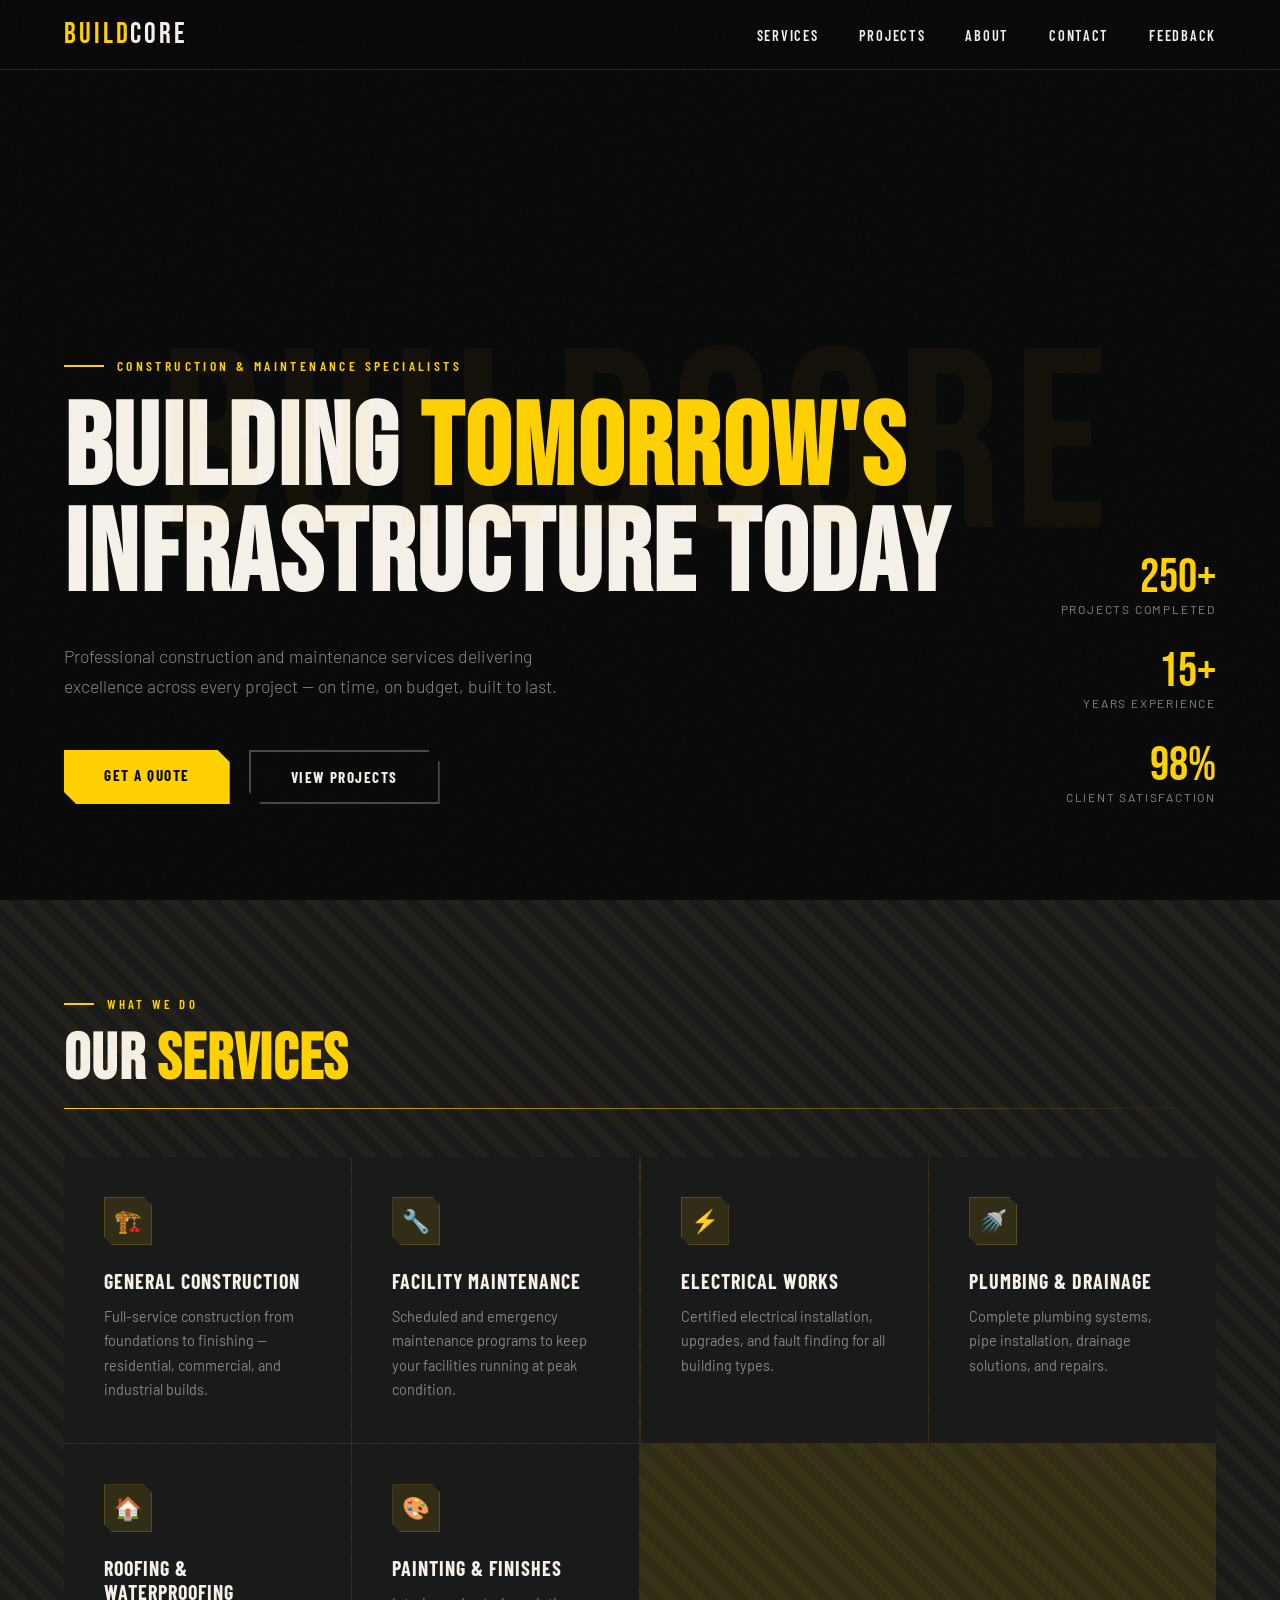
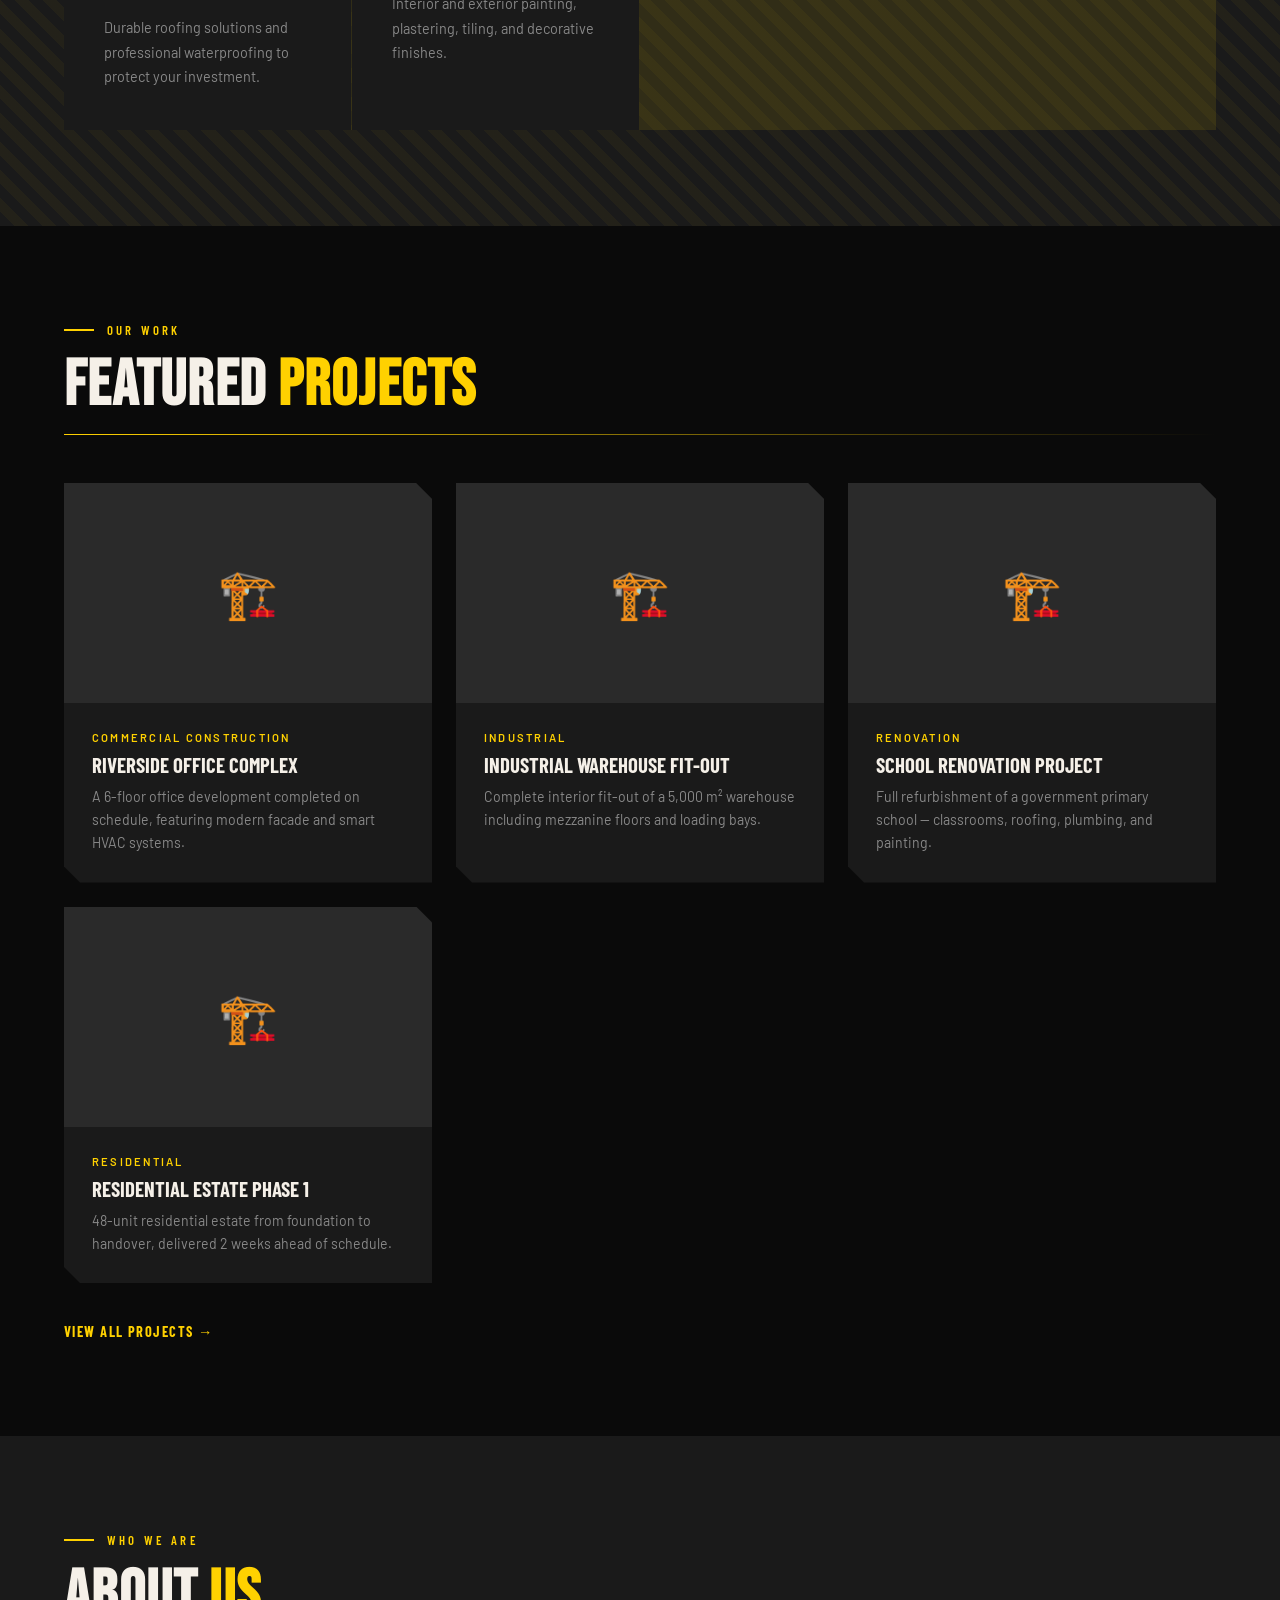
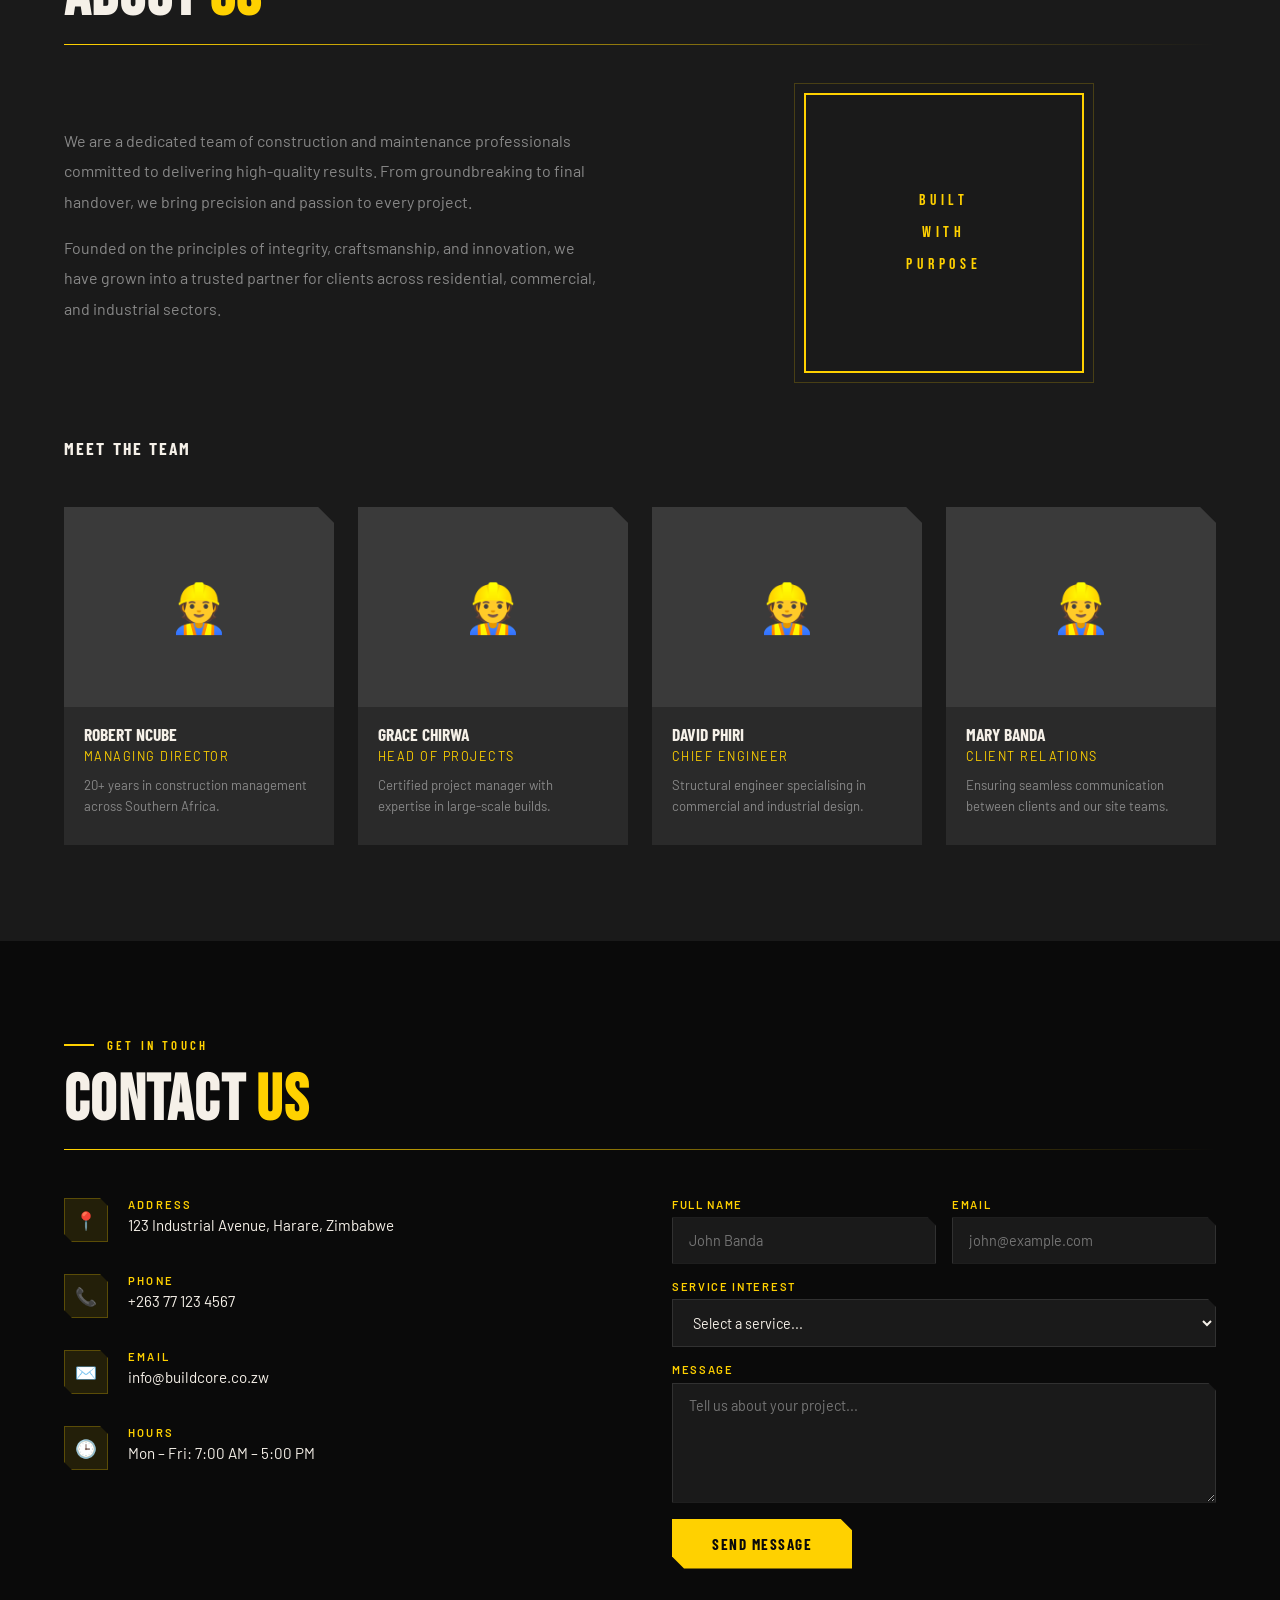
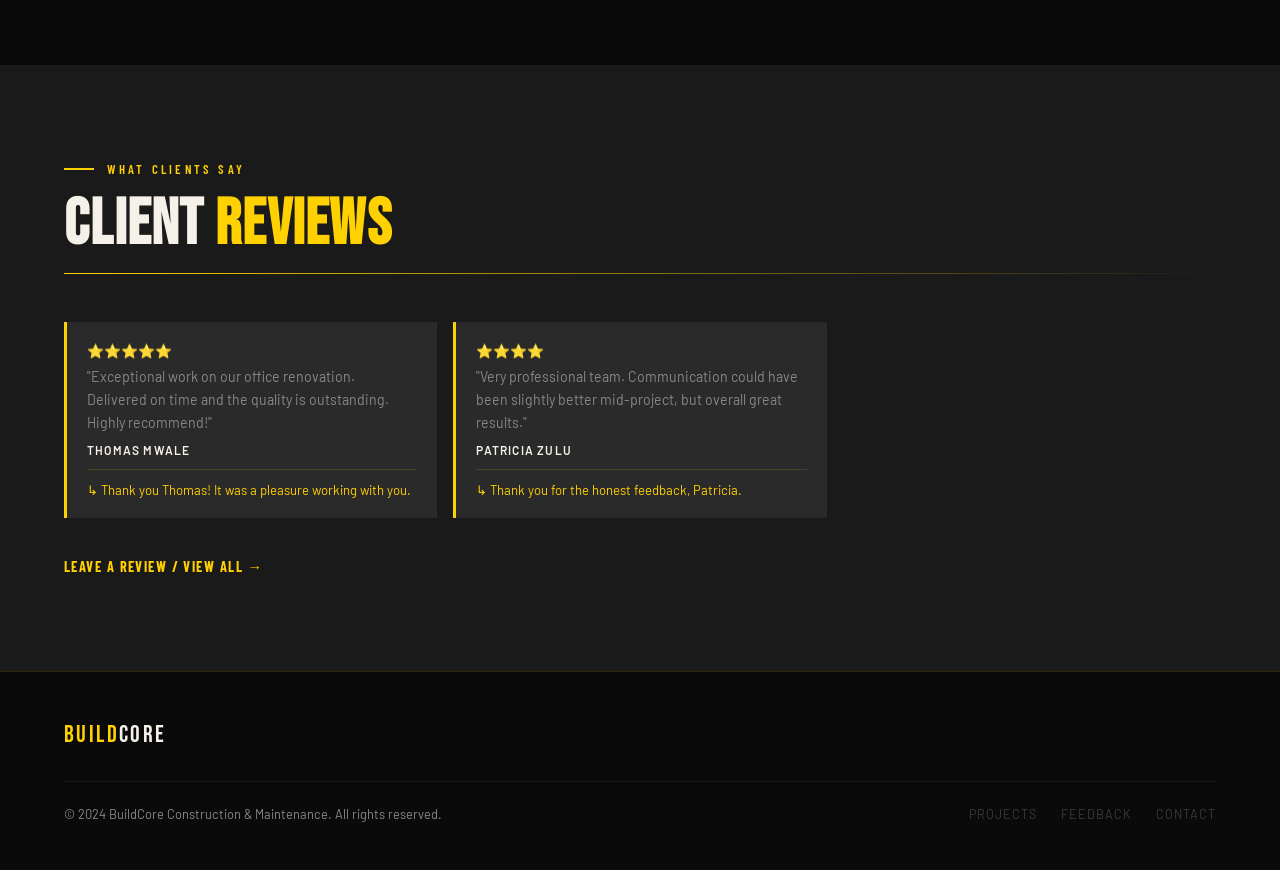
<file: index.html>
<!DOCTYPE html>
<html lang="en">
<head>
<meta charset="UTF-8"/>
<meta name="viewport" content="width=device-width, initial-scale=1.0"/>
<title id="page-title">BuildCore — Construction &amp; Maintenance</title>
<meta name="description" content="Professional construction and maintenance services."/>
<link href="https://fonts.googleapis.com/css2?family=Bebas+Neue&family=Barlow:wght@300;400;500;600;700&family=Barlow+Condensed:wght@400;600;700&display=swap" rel="stylesheet"/>
<link rel="stylesheet" href="styles.css"/>
</head>
<body>

<!-- NAV -->
<nav>
  <a class="nav-logo" href="#hero" id="nav-logo-link"></a>
  <button class="hamburger" id="hamburger" aria-label="Menu">
    <span></span><span></span><span></span>
  </button>
  <ul class="nav-links" id="nav-links">
    <li><a href="#services">Services</a></li>
    <li><a href="projects.html">Projects</a></li>
    <li><a href="#team">About</a></li>
    <li><a href="#contact">Contact</a></li>
    <li><a href="feedback.html">Feedback</a></li>
  </ul>
</nav>

<!-- HERO -->
<section id="hero">
  <div class="hero-bg-text" id="hero-bg-text">BUILD</div>
  <div class="hero-tag" id="hero-tag">Construction &amp; Maintenance Specialists</div>
  <h1 id="hero-headline">Building <em>Tomorrow's</em> Infrastructure Today</h1>
  <p id="hero-sub">Professional construction and maintenance services delivering excellence across every project — on time, on budget, built to last.</p>
  <div class="hero-cta">
    <a href="#contact" class="btn-primary">Get a Quote</a>
    <a href="projects.html" class="btn-outline">View Projects</a>
  </div>
  <div class="hero-stats">
    <div class="stat"><div class="stat-num" id="stat-1-num">250+</div><div class="stat-label" id="stat-1-label">Projects Completed</div></div>
    <div class="stat"><div class="stat-num" id="stat-2-num">15+</div><div class="stat-label" id="stat-2-label">Years Experience</div></div>
    <div class="stat"><div class="stat-num" id="stat-3-num">98%</div><div class="stat-label" id="stat-3-label">Client Satisfaction</div></div>
  </div>
</section>

<!-- SERVICES -->
<section id="services">
  <div class="section-tag">What We Do</div>
  <h2 class="section-title">Our <em>Services</em></h2>
  <div class="divider"></div>
  <div id="services-wrap">
    <div class="services-grid" id="services-grid"></div>
  </div>
</section>

<!-- FEATURED PROJECTS -->
<section id="projects">
  <div class="section-tag">Our Work</div>
  <h2 class="section-title">Featured <em>Projects</em></h2>
  <div class="divider"></div>
  <div class="projects-grid" id="projects-grid"></div>
  <a href="projects.html" class="section-view-all">View All Projects →</a>
</section>

<!-- TEAM / ABOUT -->
<section id="team">
  <div class="section-tag">Who We Are</div>
  <h2 class="section-title">About <em>Us</em></h2>
  <div class="divider"></div>
  <div class="about-intro fade-in">
    <div class="about-text">
      <p id="about-p1"></p>
      <p id="about-p2"></p>
    </div>
    <div class="about-visual">
      <div class="about-box">
        <div class="about-box-inner" id="about-tagline">BUILT<br>WITH<br>PURPOSE</div>
      </div>
    </div>
  </div>
  <h3 style="font-family:'Barlow Condensed',sans-serif;font-size:1.1rem;font-weight:700;letter-spacing:.12em;text-transform:uppercase;color:var(--white);margin-bottom:1.5rem;">Meet the Team</h3>
  <div class="team-grid" id="team-grid"></div>
</section>

<!-- CONTACT -->
<section id="contact">
  <div class="section-tag">Get In Touch</div>
  <h2 class="section-title">Contact <em>Us</em></h2>
  <div class="divider"></div>
  <div class="contact-layout">
    <div class="contact-info fade-in">
      <div class="contact-item">
        <div class="contact-icon">📍</div>
        <div><div class="contact-item-label">Address</div><div class="contact-item-val" id="contact-address"></div></div>
      </div>
      <div class="contact-item">
        <div class="contact-icon">📞</div>
        <div><div class="contact-item-label">Phone</div><div class="contact-item-val" id="contact-phone"></div></div>
      </div>
      <div class="contact-item">
        <div class="contact-icon">✉️</div>
        <div><div class="contact-item-label">Email</div><div class="contact-item-val" id="contact-email"></div></div>
      </div>
      <div class="contact-item">
        <div class="contact-icon">🕒</div>
        <div><div class="contact-item-label">Hours</div><div class="contact-item-val" id="contact-hours"></div></div>
      </div>
    </div>
    <div class="contact-form fade-in">
      <div class="form-row">
        <div class="form-field"><label>Full Name</label><input type="text" id="cf-name" placeholder="John Banda"/></div>
        <div class="form-field"><label>Email</label><input type="email" id="cf-email" placeholder="john@example.com"/></div>
      </div>
      <div class="form-field"><label>Service Interest</label>
        <select id="cf-service"><option value="">Select a service...</option></select>
      </div>
      <div class="form-field"><label>Message</label><textarea id="cf-message" placeholder="Tell us about your project..."></textarea></div>
      <button class="btn-primary" onclick="submitContact()" style="align-self:flex-start">Send Message</button>
      <div class="form-success" id="form-success">✓ Message sent! We'll be in touch within 24 hours.</div>
    </div>
  </div>
</section>

<!-- FEATURED FEEDBACK -->
<section id="feedback">
  <div class="section-tag">What Clients Say</div>
  <h2 class="section-title">Client <em>Reviews</em></h2>
  <div class="divider"></div>
  <div id="feedback-grid" style="display:grid;grid-template-columns:repeat(auto-fill,minmax(300px,1fr));gap:1rem;"></div>
  <a href="feedback.html" class="section-view-all">Leave a Review / View All →</a>
</section>

<!-- FOOTER -->
<footer id="footer">
  <div class="footer-top">
    <div id="footer-logo-wrap"></div>
    <div class="footer-socials" id="footer-socials"></div>
  </div>
  <div class="footer-bottom">
    <div class="footer-copy" id="footer-copy"></div>
    <div class="footer-links">
      <a href="projects.html">Projects</a>
      <a href="feedback.html">Feedback</a>
      <a href="#contact">Contact</a>
    </div>
  </div>
</footer>

<script src="data.js"></script>
<script>
function render(){
  const c=getData('company'), ct=getData('contact');
  const services=getData('services'), projects=getData('projects');
  const team=getData('team'), feedbacks=getData('feedbacks');

  document.getElementById('page-title').textContent=c.name+' — Construction & Maintenance';
  renderNavLogo(document.getElementById('nav-logo-link'));

  // Hero
  document.getElementById('hero-tag').textContent=c.tagline;
  document.getElementById('hero-headline').innerHTML=c.heroHeadline;
  document.getElementById('hero-sub').textContent=c.heroSub;
  document.getElementById('hero-bg-text').textContent=c.name.split(' ')[0].toUpperCase();
  document.getElementById('stat-1-num').textContent=c.stat1Num;
  document.getElementById('stat-1-label').textContent=c.stat1Label;
  document.getElementById('stat-2-num').textContent=c.stat2Num;
  document.getElementById('stat-2-label').textContent=c.stat2Label;
  document.getElementById('stat-3-num').textContent=c.stat3Num;
  document.getElementById('stat-3-label').textContent=c.stat3Label;

  // About
  document.getElementById('about-p1').textContent=c.aboutP1;
  document.getElementById('about-p2').textContent=c.aboutP2;
  document.getElementById('about-tagline').innerHTML=(c.aboutTagline||'BUILT\nWITH\nPURPOSE').replace(/\n/g,'<br>');

  // Contact
  document.getElementById('contact-address').textContent=ct.address;
  document.getElementById('contact-phone').textContent=ct.phone;
  document.getElementById('contact-email').textContent=ct.email;
  document.getElementById('contact-hours').textContent=ct.hours;

  // Footer
  renderFooterLogo(document.getElementById('footer-logo-wrap'));
  document.getElementById('footer-copy').textContent=c.footerCopy;
  renderSocials('footer-socials');

  // Services — scrollable if > 8
  const sg=document.getElementById('services-grid');
  const wrap=document.getElementById('services-wrap');
  sg.innerHTML=services.map(s=>`
    <div class="service-card fade-in">
      <div class="service-icon">${s.icon}</div>
      <div class="service-name">${s.name}</div>
      <div class="service-desc">${s.desc}</div>
    </div>`).join('');
  if(services.length>8) wrap.classList.add('services-scrollable');
  else wrap.classList.remove('services-scrollable');

  // Service dropdown
  const sel=document.getElementById('cf-service');
  sel.innerHTML='<option value="">Select a service...</option>'+
    services.map(s=>`<option value="${s.name}">${s.name}</option>`).join('');

  // Featured Projects — max 4, showOnHome only
  const pg=document.getElementById('projects-grid');
  const featProj=projects.filter(p=>p.showOnHome).slice(0,4);
  pg.innerHTML=featProj.length?featProj.map(p=>`
    <div class="project-card fade-in">
      ${p.img?`<img class="project-img" src="${p.img}" alt="${p.title}"/>`:`<div class="project-img-placeholder">🏗️</div>`}
      <div class="project-body">
        <div class="project-cat">${p.category}</div>
        <div class="project-title">${p.title}</div>
        <div class="project-desc">${p.desc}</div>
      </div>
    </div>`).join(''):
    '<div class="empty-state"><div class="empty-icon">🏗️</div>No featured projects yet.</div>';

  // Team
  const tg=document.getElementById('team-grid');
  tg.innerHTML=team.map(m=>`
    <div class="team-card fade-in">
      ${m.photo?`<img class="team-photo" src="${m.photo}" alt="${m.name}"/>`:`<div class="team-photo-placeholder">👷</div>`}
      <div class="team-name">${m.name}</div>
      <div class="team-role">${m.role}</div>
      <div class="team-bio">${m.bio}</div>
    </div>`).join('');

  // Featured Feedback — max 5, approved + showOnHome
  const fb=document.getElementById('feedback-grid');
  const featFb=feedbacks.filter(f=>f.approved&&f.showOnHome).slice(0,5);
  fb.innerHTML=featFb.length?featFb.map(f=>`
    <div class="feedback-item fade-in">
      <div class="feedback-stars">${'⭐'.repeat(parseInt(f.rating))}</div>
      <div class="feedback-text">"${f.text}"</div>
      <div class="feedback-author">${f.name}</div>
      ${f.response?`<div class="feedback-response">${f.response}</div>`:''}
    </div>`).join(''):
    '<div class="empty-state"><div class="empty-icon">⭐</div>No reviews yet. Be the first!</div>';

  applyBackgrounds();
  observeFadeIns();
  setupStatCounters();
}

function submitContact(){
  const name=document.getElementById('cf-name').value.trim();
  const email=document.getElementById('cf-email').value.trim();
  const msg=document.getElementById('cf-message').value.trim();
  if(!name||!email||!msg){alert('Please fill in all required fields.');return;}
  const msgs=JSON.parse(localStorage.getItem('bc_messages')||'[]');
  msgs.push({name,email,service:document.getElementById('cf-service').value,message:msg,date:new Date().toISOString(),read:false});
  localStorage.setItem('bc_messages',JSON.stringify(msgs));
  document.getElementById('cf-name').value='';
  document.getElementById('cf-email').value='';
  document.getElementById('cf-message').value='';
  document.getElementById('cf-service').value='';
  const s=document.getElementById('form-success');
  s.style.display='block';
  setTimeout(()=>s.style.display='none',5000);
}

document.addEventListener('DOMContentLoaded',()=>{
  initHamburger();
  initSmoothScroll();
  render();
});
window.addEventListener('storage',render);
</script>
</body>
</html>
</file>
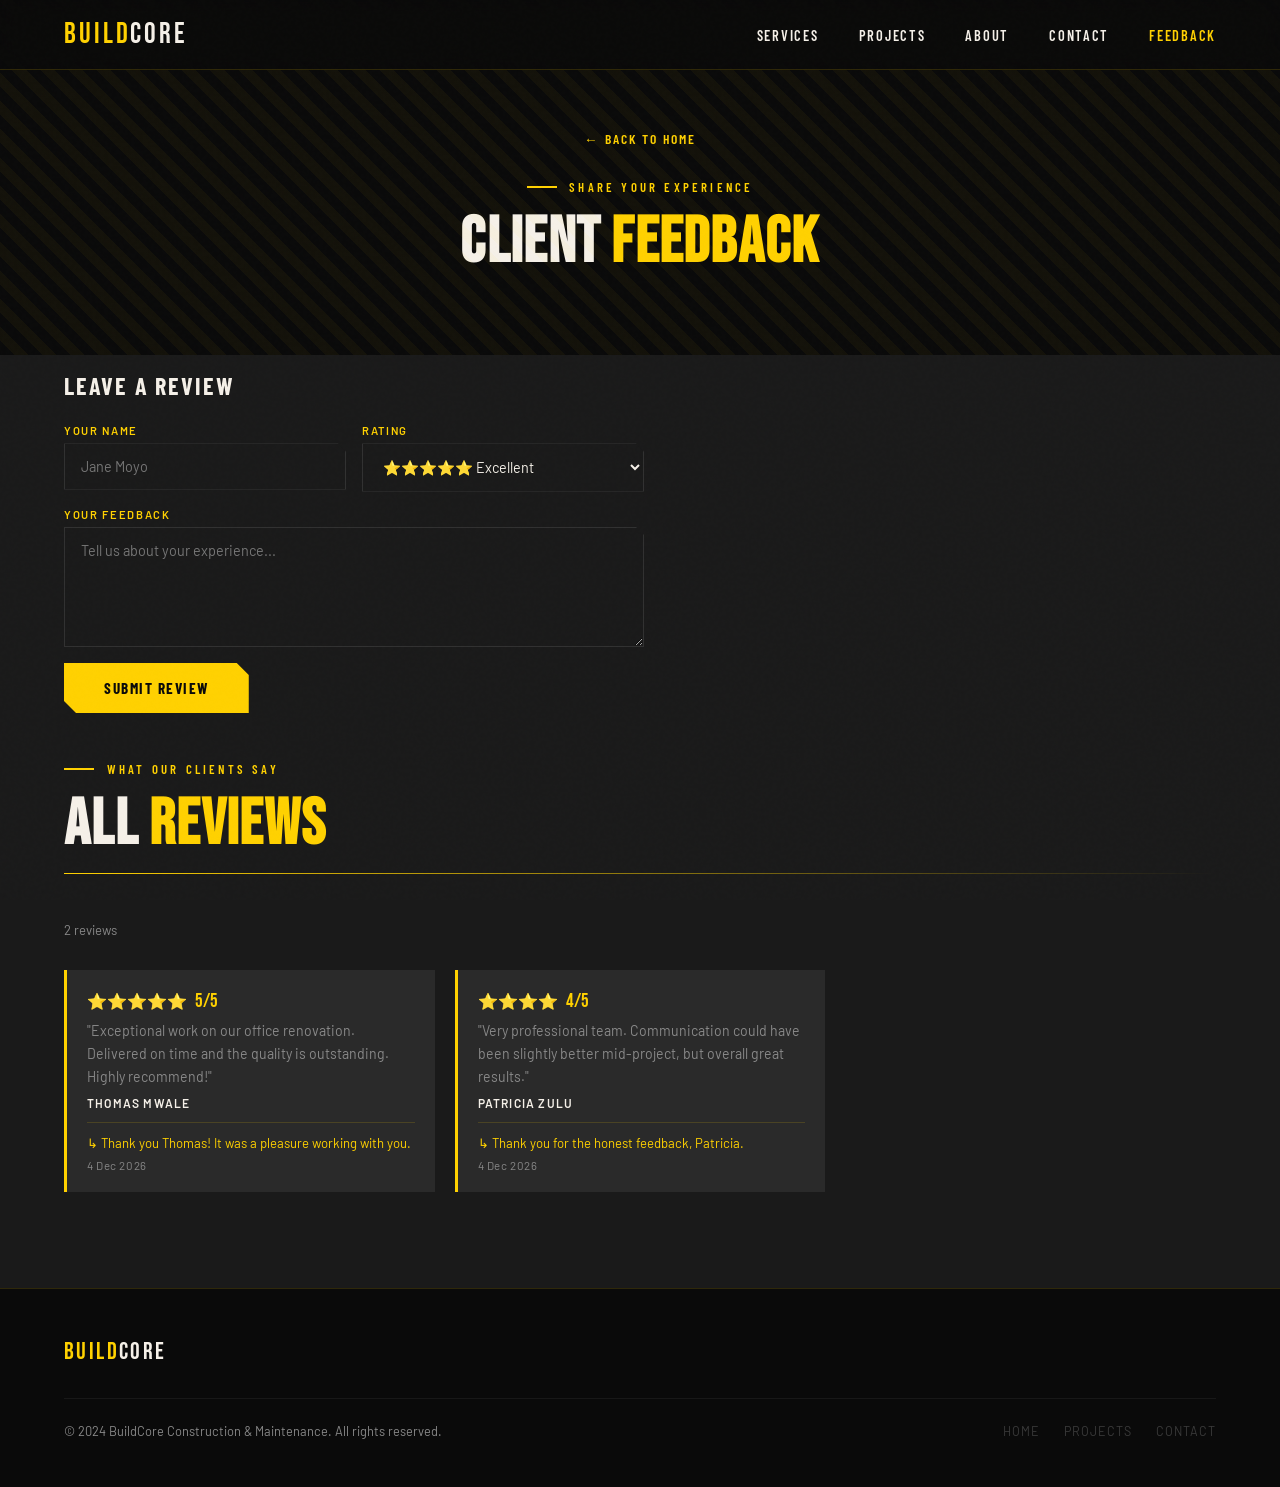
<file: feedback.html>
<!DOCTYPE html>
<html lang="en">
<head>
<meta charset="UTF-8"/>
<meta name="viewport" content="width=device-width, initial-scale=1.0"/>
<title>Feedback — BuildCore</title>
<meta name="description" content="Client feedback and reviews."/>
<link href="https://fonts.googleapis.com/css2?family=Bebas+Neue&family=Barlow:wght@300;400;500;600;700&family=Barlow+Condensed:wght@400;600;700&display=swap" rel="stylesheet"/>
<link rel="stylesheet" href="styles.css"/>
<style>
.feedback-page-grid{display:grid;grid-template-columns:repeat(auto-fill,minmax(320px,1fr));gap:1.25rem;margin-top:2rem;}
.pending-notice{background:rgba(255,209,0,.08);border:1px solid rgba(255,209,0,.2);padding:1rem 1.5rem;font-size:.85rem;color:var(--yellow);margin-bottom:1.5rem;}
.rating-display{display:flex;align-items:center;gap:.5rem;margin-bottom:.35rem;}
.rating-num{font-family:'Bebas Neue',sans-serif;font-size:1.2rem;color:var(--yellow);}
.fb-date{font-size:.72rem;color:var(--text-muted);margin-top:.4rem;letter-spacing:.05em;}
</style>
</head>
<body>

<nav>
  <a class="nav-logo" href="index.html" id="nav-logo-link"></a>
  <button class="hamburger" id="hamburger" aria-label="Menu">
    <span></span><span></span><span></span>
  </button>
  <ul class="nav-links" id="nav-links">
    <li><a href="index.html#services">Services</a></li>
    <li><a href="projects.html">Projects</a></li>
    <li><a href="index.html#team">About</a></li>
    <li><a href="index.html#contact">Contact</a></li>
    <li><a href="feedback.html" style="color:var(--yellow)">Feedback</a></li>
  </ul>
</nav>

<div class="page-header">
  <div class="page-header-bg"></div>
  <a href="index.html" class="back-link">← Back to Home</a>
  <div class="section-tag" style="justify-content:center">Share Your Experience</div>
  <h1 class="section-title">Client <em>Feedback</em></h1>
</div>

<!-- SUBMIT FORM -->
<section id="feedback" style="padding-top:1rem;padding-bottom:3rem;">
  <div style="max-width:580px;">
    <h2 style="font-family:'Barlow Condensed',sans-serif;font-size:1.5rem;font-weight:700;letter-spacing:.08em;text-transform:uppercase;color:var(--white);margin-bottom:1.5rem;">Leave a Review</h2>
    <div class="feedback-form">
      <div class="form-row">
        <div class="form-field"><label>Your Name</label><input type="text" id="fb-name" placeholder="Jane Moyo"/></div>
        <div class="form-field"><label>Rating</label>
          <select id="fb-rating">
            <option value="5">⭐⭐⭐⭐⭐ Excellent</option>
            <option value="4">⭐⭐⭐⭐ Very Good</option>
            <option value="3">⭐⭐⭐ Good</option>
            <option value="2">⭐⭐ Fair</option>
            <option value="1">⭐ Poor</option>
          </select>
        </div>
      </div>
      <div class="form-field"><label>Your Feedback</label><textarea id="fb-text" placeholder="Tell us about your experience..."></textarea></div>
      <button class="btn-primary" onclick="submitFeedback()" style="align-self:flex-start">Submit Review</button>
      <div class="form-success" id="fb-success">✓ Thank you! Your review is pending approval.</div>
    </div>
  </div>
</section>

<!-- ALL APPROVED FEEDBACK -->
<section style="padding-top:0;background:var(--grey)" id="feedback-wall-section">
  <div class="section-tag">What Our Clients Say</div>
  <h2 class="section-title">All <em>Reviews</em></h2>
  <div class="divider"></div>
  <div id="fb-count" style="font-size:.82rem;color:var(--text-muted);margin-bottom:1rem;"></div>
  <div class="feedback-page-grid" id="feedback-wall"></div>
</section>

<footer id="footer">
  <div class="footer-top">
    <div id="footer-logo-wrap"></div>
    <div class="footer-socials" id="footer-socials"></div>
  </div>
  <div class="footer-bottom">
    <div class="footer-copy" id="footer-copy"></div>
    <div class="footer-links">
      <a href="index.html">Home</a>
      <a href="projects.html">Projects</a>
      <a href="index.html#contact">Contact</a>
    </div>
  </div>
</footer>

<script src="data.js"></script>
<script>
function render(){
  const c=getData('company');
  document.title='Feedback — '+c.name;
  renderNavLogo(document.getElementById('nav-logo-link'));
  renderFooterLogo(document.getElementById('footer-logo-wrap'));
  document.getElementById('footer-copy').textContent=c.footerCopy;
  renderSocials('footer-socials');
  applyBackgrounds();
  renderWall();
}

function renderWall(){
  const all=getData('feedbacks');
  const approved=all.filter(f=>f.approved);
  const wall=document.getElementById('feedback-wall');
  const cnt=document.getElementById('fb-count');
  cnt.textContent=approved.length+' review'+(approved.length!==1?'s':'');
  wall.innerHTML=approved.length?approved.map(f=>`
    <div class="feedback-item fade-in">
      <div class="rating-display">
        ${'⭐'.repeat(parseInt(f.rating))}
        <span class="rating-num">${f.rating}/5</span>
      </div>
      <div class="feedback-text">"${f.text}"</div>
      <div class="feedback-author">${f.name}</div>
      ${f.response?`<div class="feedback-response">${f.response}</div>`:''}
      ${f.date?`<div class="fb-date">${new Date(f.date).toLocaleDateString('en-GB',{day:'numeric',month:'short',year:'numeric'})}</div>`:''}
    </div>`).join(''):
    '<div class="empty-state" style="grid-column:1/-1"><div class="empty-icon">⭐</div>No reviews yet. Be the first above!</div>';
  observeFadeIns();
}

function submitFeedback(){
  const name=document.getElementById('fb-name').value.trim();
  const text=document.getElementById('fb-text').value.trim();
  const rating=document.getElementById('fb-rating').value;
  if(!name||!text){alert('Please fill in your name and feedback.');return;}
  const all=getData('feedbacks');
  all.unshift({name,rating:parseInt(rating),text,response:'',approved:false,showOnHome:false,date:new Date().toISOString()});
  setData('feedbacks',all);
  document.getElementById('fb-name').value='';
  document.getElementById('fb-text').value='';
  const s=document.getElementById('fb-success');
  s.style.display='block';
  setTimeout(()=>s.style.display='none',6000);
}

document.addEventListener('DOMContentLoaded',()=>{
  initHamburger();
  render();
});
window.addEventListener('storage',()=>{renderWall();});
</script>
</body>
</html>
</file>
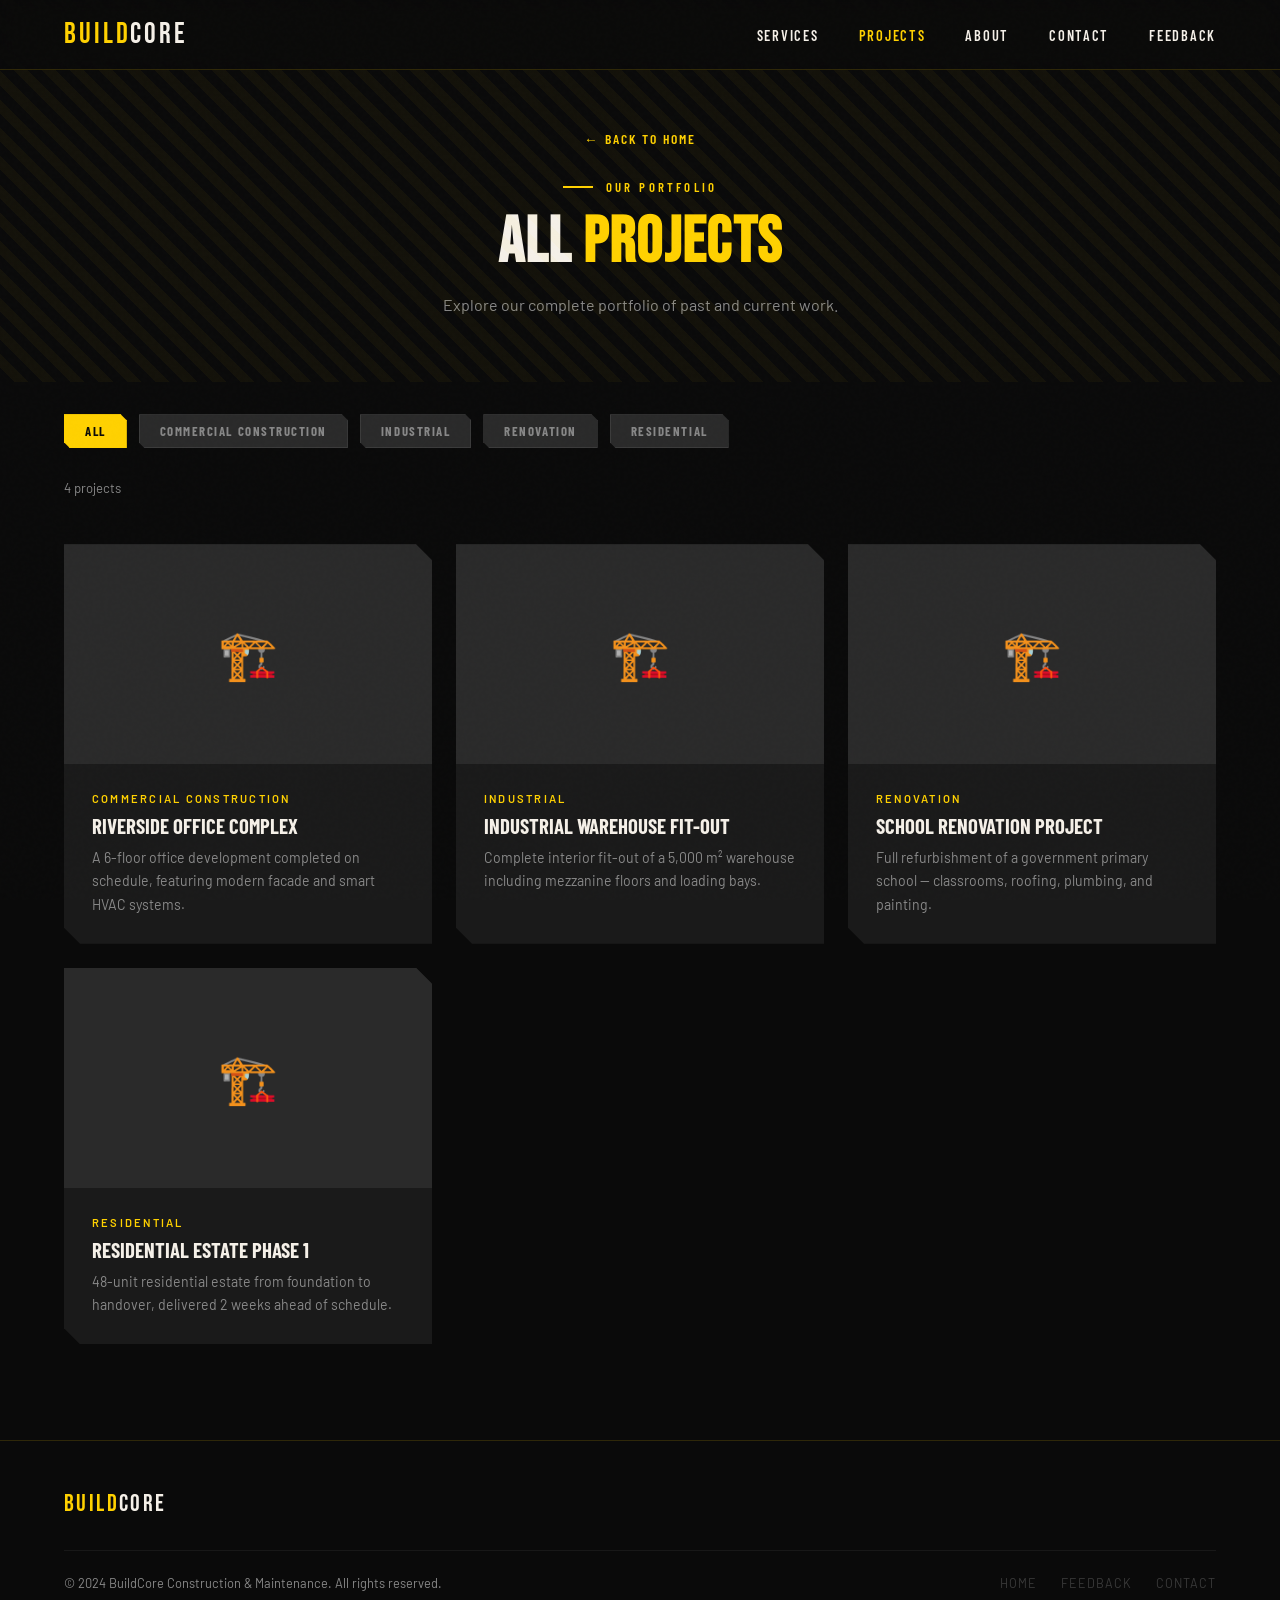
<file: projects.html>
<!DOCTYPE html>
<html lang="en">
<head>
<meta charset="UTF-8"/>
<meta name="viewport" content="width=device-width, initial-scale=1.0"/>
<title>Projects — BuildCore</title>
<meta name="description" content="Our full project portfolio."/>
<link href="https://fonts.googleapis.com/css2?family=Bebas+Neue&family=Barlow:wght@300;400;500;600;700&family=Barlow+Condensed:wght@400;600;700&display=swap" rel="stylesheet"/>
<link rel="stylesheet" href="styles.css"/>
<style>
.filter-bar{display:flex;gap:.75rem;flex-wrap:wrap;margin-bottom:2rem;}
.filter-btn{font-family:'Barlow Condensed',sans-serif;font-size:.8rem;font-weight:700;letter-spacing:.12em;text-transform:uppercase;padding:.5rem 1.25rem;background:var(--grey2);color:var(--text-muted);border:1px solid rgba(255,255,255,.08);cursor:pointer;transition:all .2s;clip-path:polygon(0 0,calc(100% - 6px) 0,100% 6px,100% 100%,6px 100%,0 calc(100% - 6px));}
.filter-btn:hover,.filter-btn.active{background:var(--yellow);color:var(--black);border-color:var(--yellow);}
.projects-count{font-size:.82rem;color:var(--text-muted);margin-bottom:1rem;}
</style>
</head>
<body>

<nav>
  <a class="nav-logo" href="index.html" id="nav-logo-link"></a>
  <button class="hamburger" id="hamburger" aria-label="Menu">
    <span></span><span></span><span></span>
  </button>
  <ul class="nav-links" id="nav-links">
    <li><a href="index.html#services">Services</a></li>
    <li><a href="projects.html" style="color:var(--yellow)">Projects</a></li>
    <li><a href="index.html#team">About</a></li>
    <li><a href="index.html#contact">Contact</a></li>
    <li><a href="feedback.html">Feedback</a></li>
  </ul>
</nav>

<div class="page-header">
  <div class="page-header-bg"></div>
  <a href="index.html" class="back-link">← Back to Home</a>
  <div class="section-tag" style="justify-content:center">Our Portfolio</div>
  <h1 class="section-title">All <em>Projects</em></h1>
  <p style="color:var(--text-muted);max-width:500px;margin:.75rem auto 0;font-size:1rem;line-height:1.7;" id="proj-subtitle">Explore our complete portfolio of past and current work.</p>
</div>

<section id="projects" style="padding-top:2rem;">
  <div class="filter-bar" id="filter-bar"></div>
  <div class="projects-count" id="proj-count"></div>
  <div class="projects-grid" id="projects-grid"></div>
</section>

<footer id="footer">
  <div class="footer-top">
    <div id="footer-logo-wrap"></div>
    <div class="footer-socials" id="footer-socials"></div>
  </div>
  <div class="footer-bottom">
    <div class="footer-copy" id="footer-copy"></div>
    <div class="footer-links">
      <a href="index.html">Home</a>
      <a href="feedback.html">Feedback</a>
      <a href="index.html#contact">Contact</a>
    </div>
  </div>
</footer>

<script src="data.js"></script>
<script>
let allProjects=[], activeFilter='All';

function render(){
  const c=getData('company');
  document.title='Projects — '+c.name;
  renderNavLogo(document.getElementById('nav-logo-link'));
  renderFooterLogo(document.getElementById('footer-logo-wrap'));
  document.getElementById('footer-copy').textContent=c.footerCopy;
  renderSocials('footer-socials');
  applyBackgrounds();

  allProjects=getData('projects');
  buildFilters();
  renderProjects(activeFilter);
}

function buildFilters(){
  const cats=['All',...new Set(allProjects.map(p=>p.category).filter(Boolean))];
  const bar=document.getElementById('filter-bar');
  bar.innerHTML=cats.map(c=>`<button class="filter-btn${c===activeFilter?' active':''}" onclick="filterProjects('${c}',this)">${c}</button>`).join('');
}

function filterProjects(cat,btn){
  document.querySelectorAll('.filter-btn').forEach(b=>b.classList.remove('active'));
  if(btn) btn.classList.add('active');
  activeFilter=cat;
  renderProjects(cat);
}

function renderProjects(cat){
  const filtered=cat==='All'?allProjects:allProjects.filter(p=>p.category===cat);
  const grid=document.getElementById('projects-grid');
  document.getElementById('proj-count').textContent=filtered.length+' project'+(filtered.length!==1?'s':'');
  grid.innerHTML=filtered.length?filtered.map(p=>`
    <div class="project-card fade-in">
      ${p.img?`<img class="project-img" src="${p.img}" alt="${p.title}"/>`:`<div class="project-img-placeholder">🏗️</div>`}
      <div class="project-body">
        <div class="project-cat">${p.category}</div>
        <div class="project-title">${p.title}</div>
        <div class="project-desc">${p.desc}</div>
      </div>
    </div>`).join(''):
    '<div class="empty-state" style="grid-column:1/-1"><div class="empty-icon">🏗️</div>No projects in this category yet.</div>';
  observeFadeIns();
}

document.addEventListener('DOMContentLoaded',()=>{
  initHamburger();
  render();
});
window.addEventListener('storage',render);
</script>
</body>
</html>
</file>
<file: styles.css>
:root{
  --black:#0a0a0a;--yellow:#FFD100;--yellow-dim:#c9a500;--white:#F5F0E8;
  --grey:#1a1a1a;--grey2:#2a2a2a;--grey3:#3a3a3a;--text-muted:#888;
  --nav-h:70px;
  --stripe:repeating-linear-gradient(45deg,transparent,transparent 10px,rgba(255,209,0,.04) 10px,rgba(255,209,0,.04) 20px);
}

*{margin:0;padding:0;box-sizing:border-box;}
html{scroll-behavior:smooth;}
body{background:var(--black);color:var(--white);font-family:'Barlow',sans-serif;overflow-x:hidden;}
body::before{content:'';position:fixed;inset:0;background-image:url("data:image/svg+xml,%3Csvg viewBox='0 0 256 256' xmlns='http://www.w3.org/2000/svg'%3E%3Cfilter id='noise'%3E%3CfeTurbulence type='fractalNoise' baseFrequency='0.9' numOctaves='4' stitchTiles='stitch'/%3E%3C/filter%3E%3Crect width='100%25' height='100%25' filter='url(%23noise)' opacity='0.03'/%3E%3C/svg%3E");pointer-events:none;z-index:1000;opacity:.4;}

/* ── NAV ── */
nav{position:fixed;top:0;left:0;right:0;z-index:900;display:flex;align-items:center;justify-content:space-between;padding:0 4rem;height:var(--nav-h);background:rgba(10,10,10,.92);backdrop-filter:blur(12px);border-bottom:1px solid rgba(255,209,0,.15);transition:background .3s;}
.nav-logo{display:flex;align-items:center;gap:.75rem;text-decoration:none;}
.nav-logo-img{height:40px;width:auto;object-fit:contain;}
.nav-logo-text{font-family:'Bebas Neue',sans-serif;font-size:1.8rem;letter-spacing:.1em;color:var(--yellow);}
.nav-logo-text span{color:var(--white);}
.nav-links{display:flex;gap:2.5rem;list-style:none;}
.nav-links a{font-family:'Barlow Condensed',sans-serif;font-size:.9rem;font-weight:600;letter-spacing:.12em;text-transform:uppercase;color:var(--white);text-decoration:none;transition:color .2s;position:relative;}
.nav-links a::after{content:'';position:absolute;bottom:-4px;left:0;right:0;height:2px;background:var(--yellow);transform:scaleX(0);transform-origin:left;transition:transform .25s;}
.nav-links a:hover{color:var(--yellow);}
.nav-links a:hover::after{transform:scaleX(1);}
.hamburger{display:none;flex-direction:column;gap:5px;cursor:pointer;background:none;border:none;padding:6px;}
.hamburger span{display:block;width:24px;height:2px;background:var(--white);transition:all .3s;}
.hamburger.open span:nth-child(1){transform:rotate(45deg) translate(5px,5px);}
.hamburger.open span:nth-child(2){opacity:0;}
.hamburger.open span:nth-child(3){transform:rotate(-45deg) translate(5px,-5px);}

/* ── HERO ── */
#hero{min-height:100vh;display:flex;flex-direction:column;justify-content:flex-end;padding:0 4rem 6rem;position:relative;overflow:hidden;}
.hero-bg-text{position:absolute;top:50%;left:50%;transform:translate(-50%,-50%);font-family:'Bebas Neue',sans-serif;font-size:clamp(8rem,20vw,22rem);color:rgba(255,209,0,.04);white-space:nowrap;pointer-events:none;user-select:none;letter-spacing:.05em;animation:drift 20s ease-in-out infinite alternate;}
@keyframes drift{from{transform:translate(-52%,-50%)}to{transform:translate(-48%,-50%)}}
.hero-tag{font-family:'Barlow Condensed',sans-serif;font-size:.85rem;font-weight:600;letter-spacing:.25em;text-transform:uppercase;color:var(--yellow);display:flex;align-items:center;gap:.8rem;margin-bottom:1.5rem;}
.hero-tag::before{content:'';width:40px;height:2px;background:var(--yellow);}
#hero-headline{font-family:'Bebas Neue',sans-serif;font-size:clamp(3.5rem,9vw,9rem);line-height:.92;letter-spacing:.02em;color:var(--white);max-width:900px;}
#hero-headline em{color:var(--yellow);font-style:normal;}
#hero-sub{margin-top:2rem;font-size:1.1rem;font-weight:300;color:var(--text-muted);max-width:500px;line-height:1.7;}
.hero-cta{margin-top:3rem;display:flex;gap:1.2rem;flex-wrap:wrap;}
.btn-primary{background:var(--yellow);color:var(--black);padding:1rem 2.5rem;font-family:'Barlow Condensed',sans-serif;font-size:.95rem;font-weight:700;letter-spacing:.1em;text-transform:uppercase;text-decoration:none;border:none;cursor:pointer;clip-path:polygon(0 0,calc(100% - 12px) 0,100% 12px,100% 100%,12px 100%,0 calc(100% - 12px));transition:background .2s,transform .15s;display:inline-block;animation:pulse-btn 3s ease-in-out infinite;}
@keyframes pulse-btn{0%,100%{box-shadow:0 0 0 0 rgba(255,209,0,.4)}50%{box-shadow:0 0 0 10px rgba(255,209,0,0)}}
.btn-primary:hover{background:var(--yellow-dim);transform:translateY(-2px);}
.btn-outline{background:transparent;color:var(--white);padding:1rem 2.5rem;font-family:'Barlow Condensed',sans-serif;font-size:.95rem;font-weight:700;letter-spacing:.1em;text-transform:uppercase;text-decoration:none;border:2px solid rgba(255,255,255,.25);cursor:pointer;clip-path:polygon(0 0,calc(100% - 12px) 0,100% 12px,100% 100%,12px 100%,0 calc(100% - 12px));transition:border-color .2s,color .2s;display:inline-block;}
.btn-outline:hover{border-color:var(--yellow);color:var(--yellow);}

/* ── HERO STATS ── */
.hero-stats{position:absolute;right:4rem;bottom:6rem;display:flex;flex-direction:column;gap:2rem;}
.stat{text-align:right;}
.stat-num{font-family:'Bebas Neue',sans-serif;font-size:3rem;color:var(--yellow);line-height:1;}
.stat-label{font-size:.75rem;letter-spacing:.15em;text-transform:uppercase;color:var(--text-muted);}

/* ── SECTION COMMONS ── */
section{padding:6rem 4rem;}
.section-tag{font-family:'Barlow Condensed',sans-serif;font-size:.8rem;font-weight:600;letter-spacing:.25em;text-transform:uppercase;color:var(--yellow);display:flex;align-items:center;gap:.8rem;margin-bottom:1rem;}
.section-tag::before{content:'';width:30px;height:2px;background:var(--yellow);}
.section-title{font-family:'Bebas Neue',sans-serif;font-size:clamp(2.5rem,5vw,5rem);line-height:1;letter-spacing:.02em;color:var(--white);margin-bottom:1rem;}
.section-title em{color:var(--yellow);font-style:normal;}
.divider{width:100%;height:1px;background:linear-gradient(90deg,var(--yellow),transparent);margin-bottom:3rem;}
.section-view-all{display:inline-flex;align-items:center;gap:.5rem;margin-top:2.5rem;font-family:'Barlow Condensed',sans-serif;font-size:.9rem;font-weight:700;letter-spacing:.1em;text-transform:uppercase;color:var(--yellow);text-decoration:none;transition:gap .2s;}
.section-view-all:hover{gap:1rem;}

/* ── SERVICES ── */
#services{position:relative;}
#services::before{content:'';position:absolute;inset:0;background:var(--stripe);pointer-events:none;}
.services-grid{display:grid;grid-template-columns:repeat(auto-fill,minmax(280px,1fr));gap:1.5px;margin-top:3rem;background:rgba(255,209,0,.1);}

/* Scrollable when > 8 services */
.services-scrollable{max-height:680px;overflow-y:auto;scrollbar-width:thin;scrollbar-color:var(--yellow) transparent;}
.services-scrollable::-webkit-scrollbar{width:4px;}
.services-scrollable::-webkit-scrollbar-thumb{background:var(--yellow);}
.services-scrollable::-webkit-scrollbar-track{background:transparent;}

.service-card{background:var(--grey);padding:2.5rem;position:relative;overflow:hidden;cursor:default;transition:background .3s;}
.service-card::before{content:'';position:absolute;top:0;left:0;width:4px;height:0;background:var(--yellow);transition:height .3s;}
.service-card:hover{background:var(--grey2);}
.service-card:hover::before{height:100%;}
.service-icon{width:48px;height:48px;background:rgba(255,209,0,.1);border:1px solid rgba(255,209,0,.2);display:flex;align-items:center;justify-content:center;font-size:1.4rem;margin-bottom:1.5rem;clip-path:polygon(0 0,calc(100% - 8px) 0,100% 8px,100% 100%,8px 100%,0 calc(100% - 8px));}
.service-name{font-family:'Barlow Condensed',sans-serif;font-size:1.25rem;font-weight:700;letter-spacing:.05em;text-transform:uppercase;color:var(--white);margin-bottom:.75rem;}
.service-desc{font-size:.9rem;color:var(--text-muted);line-height:1.7;}

/* ── PROJECTS ── */
.projects-grid{display:grid;grid-template-columns:repeat(auto-fill,minmax(320px,1fr));gap:1.5rem;margin-top:3rem;}
.project-card{position:relative;overflow:hidden;background:var(--grey);cursor:default;clip-path:polygon(0 0,calc(100% - 16px) 0,100% 16px,100% 100%,16px 100%,0 calc(100% - 16px));transition:transform .3s;}
.project-card:hover{transform:translateY(-4px);}
.project-img{width:100%;height:220px;object-fit:cover;display:block;filter:grayscale(40%) contrast(1.1);transition:filter .4s,transform .4s;}
.project-card:hover .project-img{filter:grayscale(0%) contrast(1);transform:scale(1.04);}
.project-img-placeholder{width:100%;height:220px;background:var(--grey2);display:flex;align-items:center;justify-content:center;font-size:3rem;flex-direction:column;gap:.5rem;}
.project-body{padding:1.75rem;}
.project-cat{font-size:.7rem;font-weight:600;letter-spacing:.2em;text-transform:uppercase;color:var(--yellow);margin-bottom:.5rem;}
.project-title{font-family:'Barlow Condensed',sans-serif;font-size:1.3rem;font-weight:700;text-transform:uppercase;color:var(--white);margin-bottom:.5rem;}
.project-desc{font-size:.88rem;color:var(--text-muted);line-height:1.65;}

/* ── TEAM ── */
.team-grid{display:grid;grid-template-columns:repeat(auto-fill,minmax(220px,1fr));gap:1.5rem;margin-top:3rem;}
.team-card{position:relative;overflow:hidden;background:var(--grey2);padding-bottom:1.75rem;clip-path:polygon(0 0,calc(100% - 16px) 0,100% 16px,100% 100%,0 100%);transition:background .3s;}
.team-card:hover{background:var(--grey3);}
.team-photo{width:100%;height:200px;object-fit:cover;filter:grayscale(60%);transition:filter .4s;}
.team-card:hover .team-photo{filter:grayscale(0%);}
.team-photo-placeholder{width:100%;height:200px;background:var(--grey3);display:flex;align-items:center;justify-content:center;font-size:3rem;}
.team-name{font-family:'Barlow Condensed',sans-serif;font-size:1.1rem;font-weight:700;text-transform:uppercase;color:var(--white);padding:1rem 1.25rem .25rem;}
.team-role{font-size:.78rem;letter-spacing:.12em;text-transform:uppercase;color:var(--yellow);padding:0 1.25rem;}
.team-bio{font-size:.82rem;color:var(--text-muted);line-height:1.6;padding:.75rem 1.25rem 0;}

.about-intro{display:grid;grid-template-columns:1fr 1fr;gap:4rem;margin-bottom:4rem;align-items:center;}
.about-text p{font-size:1rem;color:var(--text-muted);line-height:1.9;margin-bottom:1rem;}
.about-visual{position:relative;display:flex;align-items:center;justify-content:center;}
.about-box{width:280px;height:280px;border:2px solid var(--yellow);display:flex;align-items:center;justify-content:center;position:relative;}
.about-box::before{content:'';position:absolute;inset:-12px;border:1px solid rgba(255,209,0,.2);}
.about-box-inner{font-family:'Bebas Neue',sans-serif;font-size:1rem;letter-spacing:.3em;color:var(--yellow);text-align:center;line-height:2;}

/* ── CONTACT ── */
.contact-layout{display:grid;grid-template-columns:1fr 1fr;gap:4rem;margin-top:3rem;}
.contact-info{display:flex;flex-direction:column;gap:2rem;}
.contact-item{display:flex;gap:1.25rem;align-items:flex-start;}
.contact-icon{width:44px;height:44px;flex-shrink:0;background:rgba(255,209,0,.1);border:1px solid rgba(255,209,0,.25);display:flex;align-items:center;justify-content:center;font-size:1.1rem;clip-path:polygon(0 0,calc(100% - 8px) 0,100% 8px,100% 100%,8px 100%,0 calc(100% - 8px));}
.contact-item-label{font-size:.7rem;font-weight:600;letter-spacing:.2em;text-transform:uppercase;color:var(--yellow);margin-bottom:.3rem;}
.contact-item-val{font-size:.95rem;color:var(--white);}
.contact-form{display:flex;flex-direction:column;gap:1rem;}
.form-row{display:grid;grid-template-columns:1fr 1fr;gap:1rem;}
.form-field{display:flex;flex-direction:column;gap:.4rem;}
.form-field label{font-size:.7rem;font-weight:600;letter-spacing:.15em;text-transform:uppercase;color:var(--yellow);}
.form-field input,.form-field textarea,.form-field select{background:var(--grey);border:1px solid rgba(255,255,255,.1);color:var(--white);padding:.85rem 1rem;font-family:'Barlow',sans-serif;font-size:.9rem;outline:none;transition:border-color .2s;clip-path:polygon(0 0,calc(100% - 8px) 0,100% 8px,100% 100%,0 100%);}
.form-field input:focus,.form-field textarea:focus,.form-field select:focus{border-color:var(--yellow);}
.form-field textarea{resize:vertical;min-height:120px;}
.form-field select option{background:var(--grey);}
.form-success{display:none;background:rgba(255,209,0,.1);border:1px solid var(--yellow);padding:1rem 1.5rem;font-size:.9rem;color:var(--yellow);margin-top:.5rem;}

/* ── FEEDBACK ── */
.feedback-form{display:flex;flex-direction:column;gap:1rem;}
.feedback-item{background:var(--grey2);padding:1.25rem;border-left:3px solid var(--yellow);position:relative;}
.feedback-stars{color:var(--yellow);font-size:.85rem;margin-bottom:.4rem;}
.feedback-text{font-size:.88rem;color:var(--text-muted);line-height:1.65;margin-bottom:.5rem;}
.feedback-author{font-size:.75rem;font-weight:600;letter-spacing:.1em;text-transform:uppercase;color:var(--white);}
.feedback-response{margin-top:.75rem;padding-top:.75rem;border-top:1px solid rgba(255,209,0,.15);font-size:.82rem;color:var(--yellow);}
.feedback-response::before{content:'↳ ';}

/* ── FOOTER ── */
footer{background:var(--black);border-top:1px solid rgba(255,209,0,.15);padding:3rem 4rem;}
.footer-top{display:flex;justify-content:space-between;align-items:flex-start;flex-wrap:wrap;gap:2rem;margin-bottom:2rem;}
.footer-logo{font-family:'Bebas Neue',sans-serif;font-size:1.5rem;color:var(--yellow);letter-spacing:.1em;}
.footer-logo span{color:var(--white);}
.footer-logo-img{height:36px;width:auto;object-fit:contain;}
.footer-socials{display:flex;gap:.85rem;flex-wrap:wrap;align-items:center;}
.social-icon{width:38px;height:38px;background:rgba(255,209,0,.08);border:1px solid rgba(255,209,0,.2);border-radius:4px;display:flex;align-items:center;justify-content:center;color:var(--text-muted);text-decoration:none;transition:background .2s,color .2s,border-color .2s;}
.social-icon:hover{background:var(--yellow);color:var(--black);border-color:var(--yellow);}
.social-icon svg{width:18px;height:18px;fill:currentColor;}
.footer-bottom{display:flex;justify-content:space-between;align-items:center;flex-wrap:wrap;gap:1rem;padding-top:1.5rem;border-top:1px solid rgba(255,255,255,.06);}
.footer-copy{font-size:.8rem;color:var(--text-muted);}
.footer-links{display:flex;gap:1.5rem;}
.footer-links a{font-size:.78rem;letter-spacing:.08em;text-transform:uppercase;color:var(--grey3);text-decoration:none;transition:color .2s;}
.footer-links a:hover{color:var(--yellow);}

/* ── PAGE HEADER (sub-pages) ── */
.page-header{padding:8rem 4rem 4rem;text-align:center;position:relative;overflow:hidden;}
.page-header-bg{position:absolute;inset:0;background:var(--stripe);pointer-events:none;}
.back-link{display:inline-flex;align-items:center;gap:.5rem;font-family:'Barlow Condensed',sans-serif;font-size:.85rem;font-weight:600;letter-spacing:.15em;text-transform:uppercase;color:var(--yellow);text-decoration:none;margin-bottom:2rem;transition:gap .2s;}
.back-link:hover{gap:1rem;}

/* ── EMPTY STATE ── */
.empty-state{text-align:center;padding:4rem 2rem;color:var(--text-muted);font-size:.95rem;}
.empty-state .empty-icon{font-size:3rem;margin-bottom:1rem;}

/* ── ANIMATIONS ── */
.fade-in{opacity:0;transform:translateY(24px);transition:opacity .6s,transform .6s;}
.fade-in.visible{opacity:1;transform:none;}
.slide-in-left{opacity:0;transform:translateX(-30px);transition:opacity .6s,transform .6s;}
.slide-in-left.visible{opacity:1;transform:none;}

/* ── RESPONSIVE ── */
@media(max-width:1200px){
  section{padding:5rem 3rem;}
  #hero{padding:0 3rem 5rem;}
  .hero-stats{right:3rem;}
}

@media(max-width:1024px){
  section{padding:5rem 2.5rem;}
  #hero{padding:0 2.5rem 5rem;}
  .about-intro{gap:2rem;}
  .hero-stats{right:2.5rem;}
  nav{padding:0 2.5rem;}
}

@media(max-width:768px){
  nav{padding:0 1.5rem;}
  .hamburger{display:flex;}
  .nav-links{
    position:fixed;top:var(--nav-h);left:0;right:0;bottom:0;
    background:rgba(10,10,10,.97);flex-direction:column;
    align-items:center;justify-content:center;gap:2.5rem;
    transform:translateX(-100%);transition:transform .3s ease;z-index:800;
  }
  .nav-links.open{transform:translateX(0);}
  .nav-links a{font-size:1.4rem;}
  section{padding:4rem 1.5rem;}
  #hero{padding:0 1.5rem 4rem;}
  .hero-stats{
    position:static;flex-direction:row;gap:2rem;
    margin-top:2rem;justify-content:flex-start;
  }
  .stat{text-align:left;}
  .about-intro{grid-template-columns:1fr;}
  .about-visual{display:none;}
  .contact-layout{grid-template-columns:1fr;}
  .form-row{grid-template-columns:1fr;}
  .footer-top{flex-direction:column;}
  .page-header{padding:7rem 1.5rem 3rem;}
  .projects-grid{grid-template-columns:repeat(auto-fill,minmax(280px,1fr));}
}

@media(max-width:480px){
  section{padding:3rem 1rem;}
  #hero{padding:0 1rem 3rem;}
  #hero-headline{font-size:clamp(2.8rem,12vw,4rem);}
  .hero-stats{flex-direction:column;gap:1.25rem;}
  .projects-grid{grid-template-columns:1fr;}
  .team-grid{grid-template-columns:repeat(auto-fill,minmax(160px,1fr));}
  .services-grid{grid-template-columns:1fr;}
  .footer-socials{gap:.6rem;}
  .social-icon{width:34px;height:34px;}
  footer{padding:2rem 1rem;}
  .page-header{padding:6rem 1rem 2.5rem;}
}

/* ── SCROLLBAR GLOBAL ── */
::-webkit-scrollbar{width:6px;height:6px;}
::-webkit-scrollbar-track{background:transparent;}
::-webkit-scrollbar-thumb{background:rgba(255,209,0,.3);border-radius:3px;}
::-webkit-scrollbar-thumb:hover{background:rgba(255,209,0,.6);}
</file>
